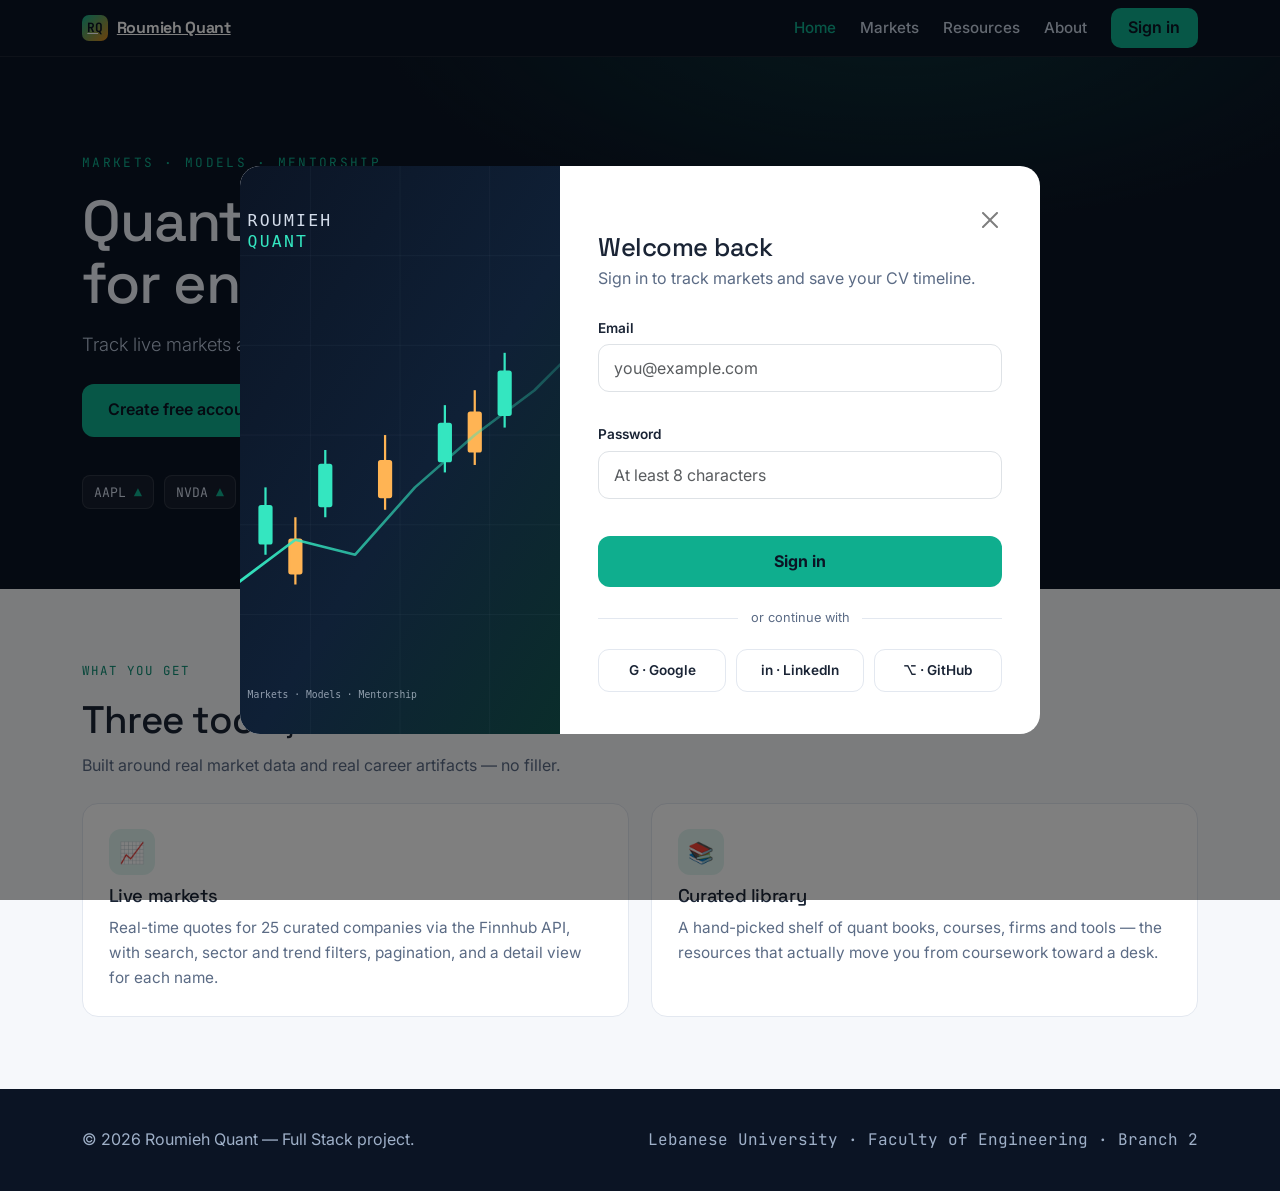
<file: index.html>
<!DOCTYPE html>
<html lang="en">
<head>
  <meta charset="UTF-8" />
  <meta name="viewport" content="width=device-width, initial-scale=1.0" />
  <title>Roumieh Quant — Markets, models & mentorship</title>
  <meta name="description" content="A learning platform for engineering students breaking into quantitative finance: live markets, curated resources, and a CV timeline tool." />

  <!-- Bootstrap 5 (required) -->
  <link href="https://cdn.jsdelivr.net/npm/bootstrap@5.3.3/dist/css/bootstrap.min.css" rel="stylesheet" />
  <!-- Fonts: display / body / data-mono -->
  <link rel="preconnect" href="https://fonts.googleapis.com" />
  <link href="https://fonts.googleapis.com/css2?family=Space+Grotesk:wght@500;600;700&family=Inter:wght@400;500;600&family=JetBrains+Mono:wght@400;600&display=swap" rel="stylesheet" />
  <!-- Hand-written CSS3 -->
  <link href="css/styles.css" rel="stylesheet" />
</head>

<body data-page="home">

  <!-- ===================== SHARED NAVBAR (sticky) ===================== -->
  <nav class="navbar navbar-expand-lg sticky-top">
    <div class="container">
      <a class="brand" href="index.html"><span class="brand__mark">RQ</span> Roumieh Quant</a>
      <button class="navbar-toggler" type="button" data-bs-toggle="collapse" data-bs-target="#nav"
              aria-controls="nav" aria-expanded="false" aria-label="Toggle navigation">
        <span class="navbar-toggler-icon" style="filter: invert(1);"></span>
      </button>
      <div class="collapse navbar-collapse" id="nav">
        <ul class="navbar-nav ms-auto align-items-lg-center gap-lg-2">
          <!-- NEW PAGE ADDED TO THE TOP OF THE NAV -->
          <li class="nav-item"><a class="nav-link" href="index.html">Home</a></li>
          <li class="nav-item"><a class="nav-link" href="markets.html">Markets</a></li>
          <li class="nav-item"><a class="nav-link" href="resources.html">Resources</a></li>
          <li class="nav-item"><a class="nav-link" href="about.html">About</a></li>
          <li class="nav-item ms-lg-2"><button class="btn-signin" data-open-auth>Sign in</button></li>
        </ul>
      </div>
    </div>
  </nav>

  <!-- ===================== HERO ===================== -->
  <header class="hero">
    <div class="container">
      <p class="eyebrow">Markets · Models · Mentorship</p>
      <h1>Quant finance, made <span class="accent">legible</span><br />for engineering students.</h1>
      <p class="lead">Track live markets and learn from a curated library.</p>
      <div class="d-flex flex-wrap gap-3 mt-4">
        <button class="btn-primary-quant" data-open-auth>Create free account</button>
        <a class="btn-ghost" href="markets.html">Explore markets</a>
      </div>
      <div class="ticker-tape">
        <span class="tape-chip">AAPL <span class="up">▲</span></span>
        <span class="tape-chip">NVDA <span class="up">▲</span></span>
        <span class="tape-chip">JPM <span class="down">▼</span></span>
        <span class="tape-chip">GS <span class="up">▲</span></span>
        <span class="tape-chip">XOM <span class="down">▼</span></span>
      </div>
    </div>
  </header>

  <!-- ===================== FEATURES ===================== -->
  <section class="section">
    <div class="container">
      <p class="section__eyebrow">What you get</p>
      <h2 class="section__title">Three tools, one workflow</h2>
      <p class="section__sub mb-4">Built around real market data and real career artifacts — no filler.</p>

      <div class="feature-grid">
        <article class="feature">
          <div class="feature__icon">📈</div>
          <h3>Live markets</h3>
          <p>Real-time quotes for 25 curated companies via the Finnhub API, with search,
             sector and trend filters, pagination, and a detail view for each name.</p>
        </article>
        <article class="feature">
          <div class="feature__icon">📚</div>
          <h3>Curated library</h3>
          <p>A hand-picked shelf of quant books, courses, firms and tools — the resources
             that actually move you from coursework toward a desk.</p>
        </article>
      </div>
    </div>
  </section>

  <!-- ===================== SHARED FOOTER ===================== -->
  <footer class="site-footer">
    <div class="container d-flex flex-wrap justify-content-between gap-3">
      <span>© <span id="year"></span> Roumieh Quant — Full Stack project.</span>
      <span class="mono">Lebanese University · Faculty of Engineering · Branch 2</span>
    </div>
  </footer>

  <!-- ===================== LOGIN CTA MODAL (40% image / 60% form) ===================== -->
  <div class="modal fade" id="authModal" tabindex="-1" aria-hidden="true" aria-labelledby="authTitle">
    <div class="modal-dialog modal-lg modal-dialog-centered">
      <div class="modal-content">
        <div class="auth-grid">
          <!-- 40% vertical image -->
          <div class="auth-grid__image" role="img" aria-label="Roumieh Quant"></div>
          <!-- 60% form -->
          <div class="auth-grid__form">
            <button type="button" class="btn-close ms-auto" data-bs-dismiss="modal" aria-label="Close"></button>
            <h2 id="authTitle">Welcome back</h2>
            <p class="sub">Sign in to track markets and save your CV timeline.</p>

            <form id="authForm" novalidate>
              <div class="auth-field">
                <label for="authEmail">Email</label>
                <input type="email" id="authEmail" class="form-control" placeholder="you@example.com" autocomplete="email" />
                <span class="invalid-feedback-msg" id="emailError"></span>
              </div>
              <div class="auth-field">
                <label for="authPassword">Password</label>
                <input type="password" id="authPassword" class="form-control" placeholder="At least 8 characters" autocomplete="current-password" />
                <span class="invalid-feedback-msg" id="passError"></span>
              </div>
              <button type="submit" class="auth-submit">Sign in</button>
            </form>

            <div class="auth-sep">or continue with</div>
            <div class="social-row">
              <button class="social-btn" data-provider="Google">G · Google</button>
              <button class="social-btn" data-provider="LinkedIn">in · LinkedIn</button>
              <button class="social-btn" data-provider="GitHub">⌥ · GitHub</button>
            </div>

            <div class="auth-feedback" id="authFeedback"></div>
          </div>
        </div>
      </div>
    </div>
  </div>

  <!-- ===================== SCRIPTS ===================== -->
  <script src="https://cdn.jsdelivr.net/npm/bootstrap@5.3.3/dist/js/bootstrap.bundle.min.js"></script>
  <script src="js/config.js"></script>
  <script src="js/api-service.js"></script>
  <script src="js/auth-modal.js"></script>
  <script src="js/markets.js"></script>
  <script src="js/resources.js"></script>
  <script src="js/main.js"></script>
</body>
</html>
</file>
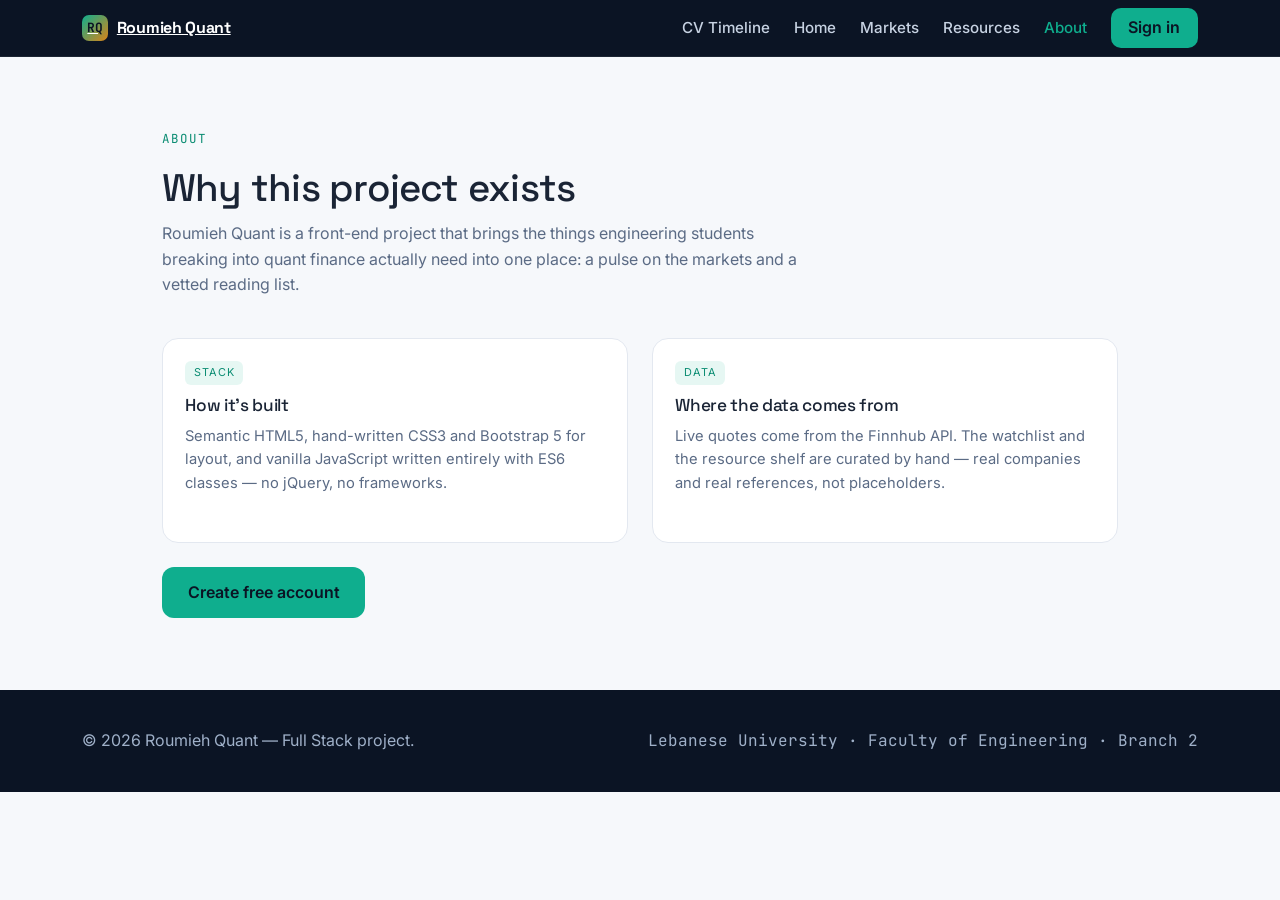
<file: about.html>
<!DOCTYPE html>
<html lang="en">
<head>
  <meta charset="UTF-8" />
  <meta name="viewport" content="width=device-width, initial-scale=1.0" />
  <title>About — Roumieh Quant</title>
  <meta name="description" content="About the Roumieh Quant project, its stack, and its data sources." />
  <link href="https://cdn.jsdelivr.net/npm/bootstrap@5.3.3/dist/css/bootstrap.min.css" rel="stylesheet" />
  <link rel="preconnect" href="https://fonts.googleapis.com" />
  <link href="https://fonts.googleapis.com/css2?family=Space+Grotesk:wght@500;600;700&family=Inter:wght@400;500;600&family=JetBrains+Mono:wght@400;600&display=swap" rel="stylesheet" />
  <link href="css/styles.css" rel="stylesheet" />
</head>
<body data-page="about">

  <nav class="navbar navbar-expand-lg sticky-top">
    <div class="container">
      <a class="brand" href="index.html"><span class="brand__mark">RQ</span> Roumieh Quant</a>
      <button class="navbar-toggler" type="button" data-bs-toggle="collapse" data-bs-target="#nav"
              aria-controls="nav" aria-expanded="false" aria-label="Toggle navigation">
        <span class="navbar-toggler-icon" style="filter: invert(1);"></span>
      </button>
      <div class="collapse navbar-collapse" id="nav">
        <ul class="navbar-nav ms-auto align-items-lg-center gap-lg-2">
          <li class="nav-item"><a class="nav-link" href="timeline.html">CV Timeline</a></li>
          <li class="nav-item"><a class="nav-link" href="index.html">Home</a></li>
          <li class="nav-item"><a class="nav-link" href="markets.html">Markets</a></li>
          <li class="nav-item"><a class="nav-link" href="resources.html">Resources</a></li>
          <li class="nav-item"><a class="nav-link" href="about.html">About</a></li>
          <li class="nav-item ms-lg-2"><button class="btn-signin" data-open-auth>Sign in</button></li>
        </ul>
      </div>
    </div>
  </nav>

  <main class="section">
    <div class="container container-narrow">
      <p class="section__eyebrow">About</p>
      <h1 class="section__title">Why this project exists</h1>
      <p class="section__sub">Roumieh Quant is a front-end project that brings the things engineering
        students breaking into quant finance actually need into one place: a pulse on the markets and a vetted
        reading list.</p>

      <div class="row g-4 mt-2">
        <div class="col-12 col-md-6">
          <div class="res-card h-100">
            <span class="res-card__tag">Stack</span>
            <h3 class="res-card__title">How it's built</h3>
            <p class="res-card__note">Semantic HTML5, hand-written CSS3 and Bootstrap 5 for layout,
              and vanilla JavaScript written entirely with ES6 classes — no jQuery, no frameworks.</p>
          </div>
        </div>
        <div class="col-12 col-md-6">
          <div class="res-card h-100">
            <span class="res-card__tag">Data</span>
            <h3 class="res-card__title">Where the data comes from</h3>
            <p class="res-card__note">Live quotes come from the Finnhub API. The watchlist and the
              resource shelf are curated by hand — real companies and real references, not placeholders.</p>
          </div>
        </div>
      </div>

      <div class="mt-4">
        <button class="btn-primary-quant" data-open-auth>Create free account</button>
      </div>
    </div>
  </main>

  <footer class="site-footer">
    <div class="container d-flex flex-wrap justify-content-between gap-3">
      <span>© <span id="year"></span> Roumieh Quant — Full Stack project.</span>
      <span class="mono">Lebanese University · Faculty of Engineering · Branch 2</span>
    </div>
  </footer>

  <div class="modal fade" id="authModal" tabindex="-1" aria-hidden="true" aria-labelledby="authTitle">
    <div class="modal-dialog modal-lg modal-dialog-centered">
      <div class="modal-content">
        <div class="auth-grid">
          <div class="auth-grid__image" role="img" aria-label="Roumieh Quant"></div>
          <div class="auth-grid__form">
            <button type="button" class="btn-close ms-auto" data-bs-dismiss="modal" aria-label="Close"></button>
            <h2 id="authTitle">Welcome back</h2>
            <p class="sub">Sign in to track markets and save your CV timeline.</p>
            <form id="authForm" novalidate>
              <div class="auth-field">
                <label for="authEmail">Email</label>
                <input type="email" id="authEmail" class="form-control" placeholder="you@example.com" autocomplete="email" />
                <span class="invalid-feedback-msg" id="emailError"></span>
              </div>
              <div class="auth-field">
                <label for="authPassword">Password</label>
                <input type="password" id="authPassword" class="form-control" placeholder="At least 8 characters" autocomplete="current-password" />
                <span class="invalid-feedback-msg" id="passError"></span>
              </div>
              <button type="submit" class="auth-submit">Sign in</button>
            </form>
            <div class="auth-sep">or continue with</div>
            <div class="social-row">
              <button class="social-btn" data-provider="Google">G · Google</button>
              <button class="social-btn" data-provider="LinkedIn">in · LinkedIn</button>
              <button class="social-btn" data-provider="GitHub">⌥ · GitHub</button>
            </div>
            <div class="auth-feedback" id="authFeedback"></div>
          </div>
        </div>
      </div>
    </div>
  </div>

  <script src="https://cdn.jsdelivr.net/npm/bootstrap@5.3.3/dist/js/bootstrap.bundle.min.js"></script>
  <script src="js/config.js"></script>
  <script src="js/api-service.js"></script>
  <script src="js/auth-modal.js"></script>
  <script src="js/markets.js"></script>
  <script src="js/resources.js"></script>
  <script src="js/main.js"></script>
</body>
</html>
</file>
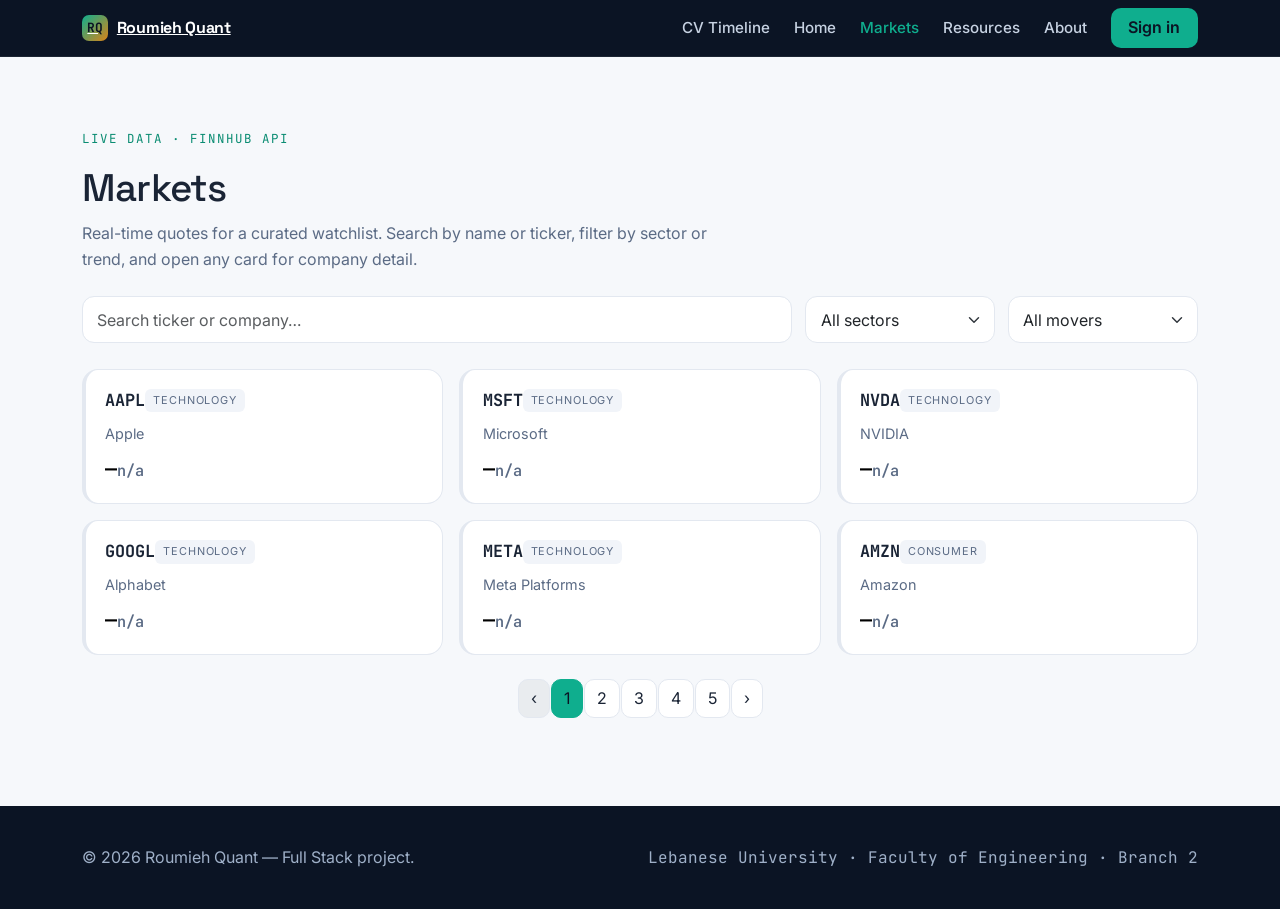
<file: markets.html>
<!DOCTYPE html>
<html lang="en">
<head>
  <meta charset="UTF-8" />
  <meta name="viewport" content="width=device-width, initial-scale=1.0" />
  <title>Markets — Roumieh Quant</title>
  <meta name="description" content="Live stock quotes with search, sector and trend filters, pagination, and per-company detail." />
  <link href="https://cdn.jsdelivr.net/npm/bootstrap@5.3.3/dist/css/bootstrap.min.css" rel="stylesheet" />
  <link rel="preconnect" href="https://fonts.googleapis.com" />
  <link href="https://fonts.googleapis.com/css2?family=Space+Grotesk:wght@500;600;700&family=Inter:wght@400;500;600&family=JetBrains+Mono:wght@400;600&display=swap" rel="stylesheet" />
  <link href="css/styles.css" rel="stylesheet" />
</head>
<body data-page="markets">

  <nav class="navbar navbar-expand-lg sticky-top">
    <div class="container">
      <a class="brand" href="index.html"><span class="brand__mark">RQ</span> Roumieh Quant</a>
      <button class="navbar-toggler" type="button" data-bs-toggle="collapse" data-bs-target="#nav"
              aria-controls="nav" aria-expanded="false" aria-label="Toggle navigation">
        <span class="navbar-toggler-icon" style="filter: invert(1);"></span>
      </button>
      <div class="collapse navbar-collapse" id="nav">
        <ul class="navbar-nav ms-auto align-items-lg-center gap-lg-2">
          <li class="nav-item"><a class="nav-link" href="timeline.html">CV Timeline</a></li>
          <li class="nav-item"><a class="nav-link" href="index.html">Home</a></li>
          <li class="nav-item"><a class="nav-link" href="markets.html">Markets</a></li>
          <li class="nav-item"><a class="nav-link" href="resources.html">Resources</a></li>
          <li class="nav-item"><a class="nav-link" href="about.html">About</a></li>
          <li class="nav-item ms-lg-2"><button class="btn-signin" data-open-auth>Sign in</button></li>
        </ul>
      </div>
    </div>
  </nav>

  <main class="section">
    <div class="container">
      <p class="section__eyebrow">Live data · Finnhub API</p>
      <h1 class="section__title">Markets</h1>
      <p class="section__sub mb-4">Real-time quotes for a curated watchlist. Search by name or ticker,
        filter by sector or trend, and open any card for company detail.</p>

      <!-- controls: search + filters -->
      <div class="controls">
        <div class="search-wrap">
          <input id="search" class="form-control" type="search" placeholder="Search ticker or company…" aria-label="Search" />
        </div>
        <select id="sectorFilter" class="form-select" aria-label="Filter by sector">
          <option value="all">All sectors</option>
        </select>
        <select id="trendFilter" class="form-select" aria-label="Filter by trend">
          <option value="all">All movers</option>
          <option value="gainers">Gainers ▲</option>
          <option value="losers">Losers ▼</option>
        </select>
      </div>

      <!-- loading / error / empty state target -->
      <div id="status" class="state"></div>

      <!-- results grid (Bootstrap row → responsive 1/2/3 columns) -->
      <div id="grid" class="row g-3"></div>

      <!-- pagination -->
      <nav class="mt-4 d-flex justify-content-center" aria-label="Pagination">
        <ul id="pager" class="pagination"></ul>
      </nav>
    </div>
  </main>

  <!-- DETAIL MODAL (custom UI requirement: modal for a detailed view of an item) -->
  <div class="modal fade" id="detailModal" tabindex="-1" aria-hidden="true" aria-labelledby="detailTitle">
    <div class="modal-dialog modal-dialog-centered">
      <div class="modal-content" style="border-radius:18px; border:0;">
        <div class="modal-header border-0">
          <h5 class="modal-title" id="detailTitle"></h5>
          <button type="button" class="btn-close" data-bs-dismiss="modal" aria-label="Close"></button>
        </div>
        <div class="modal-body" id="detailBody"></div>
      </div>
    </div>
  </div>

  <footer class="site-footer">
    <div class="container d-flex flex-wrap justify-content-between gap-3">
      <span>© <span id="year"></span> Roumieh Quant — Full Stack project.</span>
      <span class="mono">Lebanese University · Faculty of Engineering · Branch 2</span>
    </div>
  </footer>

  <!-- login modal (shared) -->
  <div class="modal fade" id="authModal" tabindex="-1" aria-hidden="true" aria-labelledby="authTitle">
    <div class="modal-dialog modal-lg modal-dialog-centered">
      <div class="modal-content">
        <div class="auth-grid">
          <div class="auth-grid__image" role="img" aria-label="Roumieh Quant"></div>
          <div class="auth-grid__form">
            <button type="button" class="btn-close ms-auto" data-bs-dismiss="modal" aria-label="Close"></button>
            <h2 id="authTitle">Welcome back</h2>
            <p class="sub">Sign in to track markets and save your CV timeline.</p>
            <form id="authForm" novalidate>
              <div class="auth-field">
                <label for="authEmail">Email</label>
                <input type="email" id="authEmail" class="form-control" placeholder="you@example.com" autocomplete="email" />
                <span class="invalid-feedback-msg" id="emailError"></span>
              </div>
              <div class="auth-field">
                <label for="authPassword">Password</label>
                <input type="password" id="authPassword" class="form-control" placeholder="At least 8 characters" autocomplete="current-password" />
                <span class="invalid-feedback-msg" id="passError"></span>
              </div>
              <button type="submit" class="auth-submit">Sign in</button>
            </form>
            <div class="auth-sep">or continue with</div>
            <div class="social-row">
              <button class="social-btn" data-provider="Google">G · Google</button>
              <button class="social-btn" data-provider="LinkedIn">in · LinkedIn</button>
              <button class="social-btn" data-provider="GitHub">⌥ · GitHub</button>
            </div>
            <div class="auth-feedback" id="authFeedback"></div>
          </div>
        </div>
      </div>
    </div>
  </div>

  <script src="https://cdn.jsdelivr.net/npm/bootstrap@5.3.3/dist/js/bootstrap.bundle.min.js"></script>
  <script src="js/config.js"></script>
  <script src="js/api-service.js"></script>
  <script src="js/auth-modal.js"></script>
  <script src="js/markets.js"></script>
  <script src="js/resources.js"></script>
  <script src="js/main.js"></script>
</body>
</html>
</file>
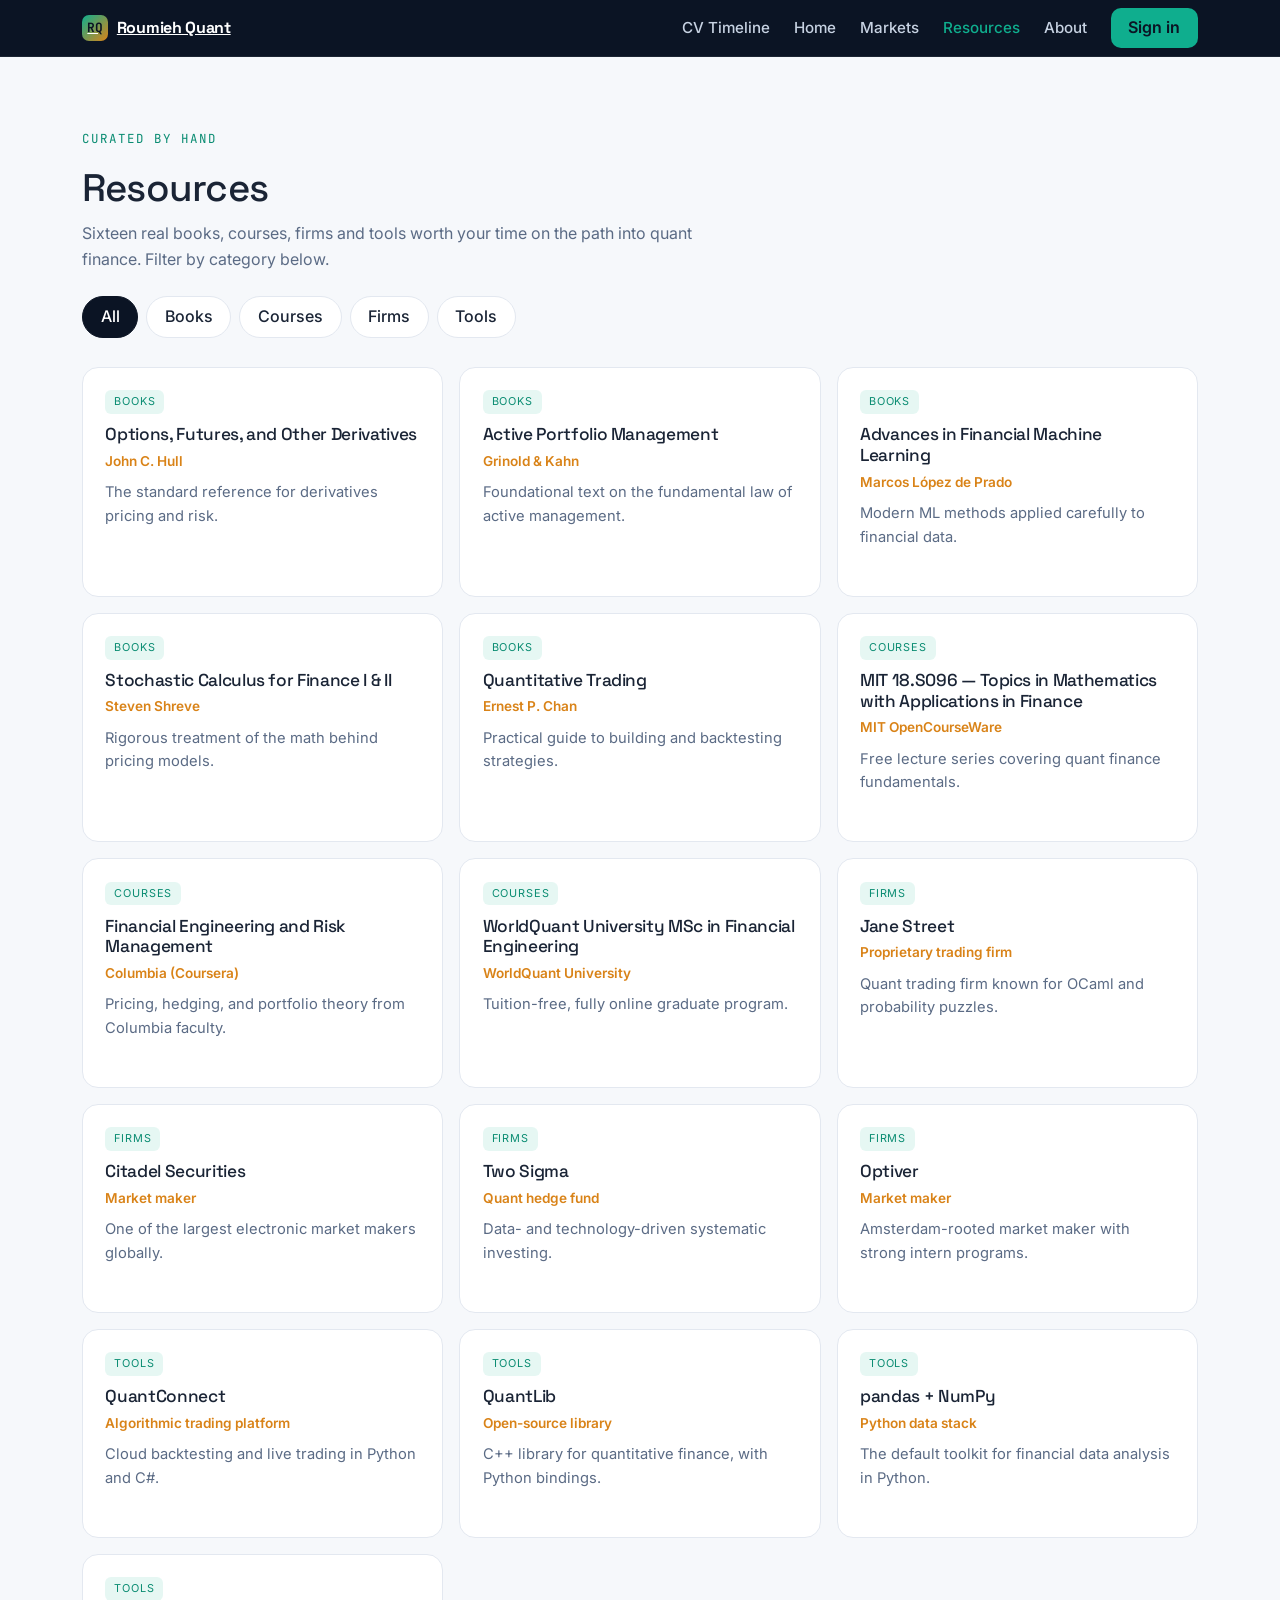
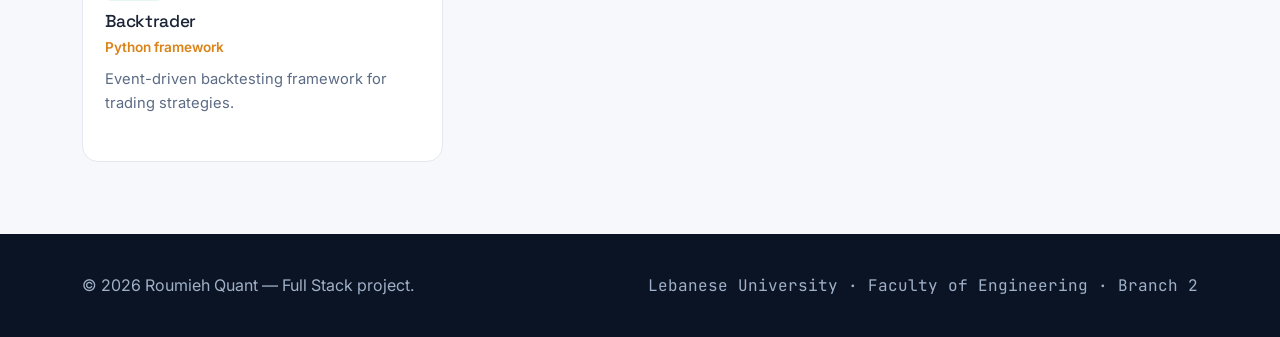
<file: resources.html>
<!DOCTYPE html>
<html lang="en">
<head>
  <meta charset="UTF-8" />
  <meta name="viewport" content="width=device-width, initial-scale=1.0" />
  <title>Resources — Roumieh Quant</title>
  <meta name="description" content="A curated shelf of quant finance books, courses, firms and tools." />
  <link href="https://cdn.jsdelivr.net/npm/bootstrap@5.3.3/dist/css/bootstrap.min.css" rel="stylesheet" />
  <link rel="preconnect" href="https://fonts.googleapis.com" />
  <link href="https://fonts.googleapis.com/css2?family=Space+Grotesk:wght@500;600;700&family=Inter:wght@400;500;600&family=JetBrains+Mono:wght@400;600&display=swap" rel="stylesheet" />
  <link href="css/styles.css" rel="stylesheet" />
</head>
<body data-page="resources">

  <nav class="navbar navbar-expand-lg sticky-top">
    <div class="container">
      <a class="brand" href="index.html"><span class="brand__mark">RQ</span> Roumieh Quant</a>
      <button class="navbar-toggler" type="button" data-bs-toggle="collapse" data-bs-target="#nav"
              aria-controls="nav" aria-expanded="false" aria-label="Toggle navigation">
        <span class="navbar-toggler-icon" style="filter: invert(1);"></span>
      </button>
      <div class="collapse navbar-collapse" id="nav">
        <ul class="navbar-nav ms-auto align-items-lg-center gap-lg-2">
          <li class="nav-item"><a class="nav-link" href="timeline.html">CV Timeline</a></li>
          <li class="nav-item"><a class="nav-link" href="index.html">Home</a></li>
          <li class="nav-item"><a class="nav-link" href="markets.html">Markets</a></li>
          <li class="nav-item"><a class="nav-link" href="resources.html">Resources</a></li>
          <li class="nav-item"><a class="nav-link" href="about.html">About</a></li>
          <li class="nav-item ms-lg-2"><button class="btn-signin" data-open-auth>Sign in</button></li>
        </ul>
      </div>
    </div>
  </nav>

  <main class="section">
    <div class="container">
      <p class="section__eyebrow">Curated by hand</p>
      <h1 class="section__title">Resources</h1>
      <p class="section__sub mb-4">Sixteen real books, courses, firms and tools worth your time on the
        path into quant finance. Filter by category below.</p>

      <div id="resTabs" class="res-tabs"></div>
      <div id="resGrid" class="row g-3"></div>
    </div>
  </main>

  <footer class="site-footer">
    <div class="container d-flex flex-wrap justify-content-between gap-3">
      <span>© <span id="year"></span> Roumieh Quant — Full Stack project.</span>
      <span class="mono">Lebanese University · Faculty of Engineering · Branch 2</span>
    </div>
  </footer>

  <div class="modal fade" id="authModal" tabindex="-1" aria-hidden="true" aria-labelledby="authTitle">
    <div class="modal-dialog modal-lg modal-dialog-centered">
      <div class="modal-content">
        <div class="auth-grid">
          <div class="auth-grid__image" role="img" aria-label="Roumieh Quant"></div>
          <div class="auth-grid__form">
            <button type="button" class="btn-close ms-auto" data-bs-dismiss="modal" aria-label="Close"></button>
            <h2 id="authTitle">Welcome back</h2>
            <p class="sub">Sign in to track markets and save your CV timeline.</p>
            <form id="authForm" novalidate>
              <div class="auth-field">
                <label for="authEmail">Email</label>
                <input type="email" id="authEmail" class="form-control" placeholder="you@example.com" autocomplete="email" />
                <span class="invalid-feedback-msg" id="emailError"></span>
              </div>
              <div class="auth-field">
                <label for="authPassword">Password</label>
                <input type="password" id="authPassword" class="form-control" placeholder="At least 8 characters" autocomplete="current-password" />
                <span class="invalid-feedback-msg" id="passError"></span>
              </div>
              <button type="submit" class="auth-submit">Sign in</button>
            </form>
            <div class="auth-sep">or continue with</div>
            <div class="social-row">
              <button class="social-btn" data-provider="Google">G · Google</button>
              <button class="social-btn" data-provider="LinkedIn">in · LinkedIn</button>
              <button class="social-btn" data-provider="GitHub">⌥ · GitHub</button>
            </div>
            <div class="auth-feedback" id="authFeedback"></div>
          </div>
        </div>
      </div>
    </div>
  </div>

  <script src="https://cdn.jsdelivr.net/npm/bootstrap@5.3.3/dist/js/bootstrap.bundle.min.js"></script>
  <script src="js/config.js"></script>
  <script src="js/api-service.js"></script>
  <script src="js/auth-modal.js"></script>
  <script src="js/markets.js"></script>
  <script src="js/resources.js"></script>
  <script src="js/main.js"></script>
</body>
</html>
</file>
<file: css/styles.css>
/* ============================================================================
   styles.css  —  hand-written CSS3 layered over Bootstrap 5.
   Theme: a quant "trading terminal" identity — deep ink-navy, mint signal,
   amber highlight, and a monospace data face for all numbers/tickers.
   ========================================================================== */

:root {
  --ink:      #0b1424;   /* near-black navy background        */
  --ink-2:    #11203a;   /* raised surface                    */
  --panel:    #ffffff;
  --line:     #e3e8f0;
  --text:     #1a2435;
  --muted:    #5b6b85;
  --mint:     #0fae8e;   /* primary accent (gains, brand)     */
  --mint-d:   #0a8c72;
  --amber:    #d98318;   /* secondary highlight               */
  --red:      #d6453f;   /* losses                            */
  --radius:   16px;
  --shadow:   0 18px 40px -24px rgba(11, 20, 36, .45);

  --font-display: "Space Grotesk", system-ui, sans-serif;
  --font-body:    "Inter", system-ui, sans-serif;
  --font-mono:    "JetBrains Mono", ui-monospace, monospace;
}

* { box-sizing: border-box; }

body {
  margin: 0;
  font-family: var(--font-body);
  color: var(--text);
  background: #f6f8fb;
  line-height: 1.6;
}

h1, h2, h3, .display { font-family: var(--font-display); letter-spacing: -.02em; }
.mono, .ticker, .price, .change, .axis-year { font-family: var(--font-mono); }

a { color: var(--mint-d); }
.container-narrow { max-width: 980px; }

/* ---- NAVBAR (shared, sticky) ------------------------------------------- */
.navbar {
  background: var(--ink);
  border-bottom: 1px solid rgba(255,255,255,.07);
}
.navbar .brand {
  font-family: var(--font-display);
  font-weight: 700;
  color: #fff;
  letter-spacing: -.02em;
  display: flex; align-items: center; gap: .55rem;
}
.brand__mark {
  width: 26px; height: 26px; border-radius: 7px;
  background: linear-gradient(135deg, var(--mint), var(--amber));
  display: inline-flex; align-items: center; justify-content: center;
  font-family: var(--font-mono); font-size: .8rem; color: var(--ink); font-weight: 700;
}
.navbar .nav-link { color: #c7d2e2; font-weight: 500; font-size: .95rem; }
.navbar .nav-link:hover { color: #fff; }
.navbar .nav-link.active { color: var(--mint); }
.btn-signin {
  background: var(--mint); color: var(--ink); border: 0;
  font-weight: 600; border-radius: 10px; padding: .45rem 1.1rem;
}
.btn-signin:hover { background: #fff; }

/* ---- BUTTONS ----------------------------------------------------------- */
.btn-primary-quant {
  background: var(--mint); border: 0; color: var(--ink);
  font-weight: 600; border-radius: 12px; padding: .8rem 1.6rem;
}
.btn-primary-quant:hover { background: var(--mint-d); color: #fff; }
.btn-ghost {
  background: transparent; border: 1px solid var(--line);
  color: var(--text); border-radius: 12px; padding: .8rem 1.6rem; font-weight: 600;
}

/* ---- HERO -------------------------------------------------------------- */
.hero {
  background: radial-gradient(900px 380px at 70% -10%, rgba(15,174,142,.18), transparent 60%), var(--ink);
  color: #eef3fb;
  padding: 6rem 0 5rem;
}
.hero .eyebrow {
  font-family: var(--font-mono); font-size: .8rem; letter-spacing: .18em;
  text-transform: uppercase; color: var(--mint);
}
.hero h1 { font-size: clamp(2.4rem, 5vw, 3.6rem); margin: .6rem 0 1rem; line-height: 1.08; }
.hero h1 .accent { color: var(--mint); }
.hero p.lead { color: #b7c4d8; max-width: 620px; font-size: 1.15rem; }
.hero .ticker-tape {
  margin-top: 2.4rem; display: flex; flex-wrap: wrap; gap: .6rem;
}
.tape-chip {
  font-family: var(--font-mono); font-size: .82rem;
  background: rgba(255,255,255,.05); border: 1px solid rgba(255,255,255,.1);
  color: #d4dded; padding: .35rem .7rem; border-radius: 8px;
}
.tape-chip .up { color: var(--mint); }
.tape-chip .down { color: #ff7a72; }

/* ---- SECTION SCAFFOLD -------------------------------------------------- */
.section { padding: 4.5rem 0; }
.section__eyebrow {
  font-family: var(--font-mono); font-size: .78rem; letter-spacing: .16em;
  text-transform: uppercase; color: var(--mint-d);
}
.section__title { font-size: clamp(1.8rem, 3.5vw, 2.4rem); margin: .4rem 0 .6rem; }
.section__sub { color: var(--muted); max-width: 640px; }

/* ---- FEATURE CARDS (Flexbox) ------------------------------------------ */
.feature-grid { display: flex; flex-wrap: wrap; gap: 1.4rem; }
.feature {
  flex: 1 1 280px;
  background: var(--panel); border: 1px solid var(--line);
  border-radius: var(--radius); padding: 1.6rem;
  display: flex; flex-direction: column; gap: .6rem;
  transition: transform .18s ease, box-shadow .18s ease;
}
.feature:hover { transform: translateY(-4px); box-shadow: var(--shadow); }
.feature__icon {
  width: 46px; height: 46px; border-radius: 12px;
  background: rgba(15,174,142,.12); color: var(--mint-d);
  display: flex; align-items: center; justify-content: center; font-size: 1.3rem;
}
.feature h3 { font-size: 1.15rem; margin: 0; }
.feature p { color: var(--muted); margin: 0; font-size: .96rem; }

/* ---- MARKETS: controls ------------------------------------------------- */
.controls { display: flex; flex-wrap: wrap; gap: .8rem; margin-bottom: 1.6rem; }
.controls .form-control, .controls .form-select {
  border-radius: 12px; border: 1px solid var(--line); padding: .65rem .9rem;
}
.controls .search-wrap { flex: 1 1 240px; }
.controls .form-select { flex: 0 1 190px; }

/* ---- MARKETS: stock cards (grid + hover) ------------------------------- */
.stock-card {
  width: 100%; text-align: left; cursor: pointer;
  background: var(--panel); border: 1px solid var(--line);
  border-left: 4px solid var(--line);
  border-radius: var(--radius); padding: 1.1rem 1.2rem;
  display: flex; flex-direction: column; gap: .5rem;
  transition: transform .16s ease, box-shadow .16s ease, border-color .16s ease;
}
.stock-card:hover { transform: translateY(-3px); box-shadow: var(--shadow); }
.stock-card.up   { border-left-color: var(--mint); }
.stock-card.down { border-left-color: var(--red); }
.stock-card__top { display: flex; justify-content: space-between; align-items: center; }
.stock-card .ticker { font-weight: 700; font-size: 1.05rem; color: var(--text); }
.stock-card .sector {
  font-size: .68rem; text-transform: uppercase; letter-spacing: .08em;
  color: var(--muted); background: #f1f4f9; padding: .2rem .5rem; border-radius: 6px;
  font-family: var(--font-body);
}
.stock-card__name { margin: 0; color: var(--muted); font-size: .9rem; }
.stock-card__bottom { display: flex; justify-content: space-between; align-items: baseline; }
.stock-card .price { font-size: 1.25rem; font-weight: 600; }
.stock-card .change { font-weight: 600; font-size: .95rem; }
.change.up { color: var(--mint-d); } .change.down { color: var(--red); } .change.flat { color: var(--muted); }

/* pagination */
.pagination .page-link {
  color: var(--text); border-radius: 10px !important; margin: 0 2px; border: 1px solid var(--line);
}
.pagination .active .page-link { background: var(--mint); border-color: var(--mint); color: var(--ink); }

/* ---- STATES (loading / error / empty) --------------------------------- */
.state {
  text-align: center; padding: 3.5rem 1rem; color: var(--muted);
  background: var(--panel); border: 1px dashed var(--line); border-radius: var(--radius);
}
.state__title { color: var(--text); font-size: 1.2rem; margin: .4rem 0; }
.state__msg { margin: 0; }
.spinner {
  width: 38px; height: 38px; margin: 0 auto;
  border: 4px solid rgba(15,174,142,.2); border-top-color: var(--mint);
  border-radius: 50%; animation: spin .8s linear infinite;
}
@keyframes spin { to { transform: rotate(360deg); } }

/* ---- DETAIL MODAL table ------------------------------------------------ */
.detail-table { width: 100%; border-collapse: collapse; }
.detail-table th, .detail-table td { padding: .6rem .25rem; border-bottom: 1px solid var(--line); text-align: left; }
.detail-table th { color: var(--muted); font-weight: 500; width: 45%; }
.detail-table td { font-family: var(--font-mono); }
.detail-link { display: inline-block; margin-top: 1rem; font-weight: 600; }

/* ---- RESOURCES --------------------------------------------------------- */
.res-tabs { display: flex; flex-wrap: wrap; gap: .5rem; margin-bottom: 1.8rem; }
.res-tab {
  border: 1px solid var(--line); background: var(--panel); color: var(--text);
  border-radius: 999px; padding: .45rem 1.1rem; font-weight: 500; cursor: pointer;
  transition: all .15s ease;
}
.res-tab:hover { border-color: var(--mint); }
.res-tab.active { background: var(--ink); color: #fff; border-color: var(--ink); }
.res-card {
  height: 100%; background: var(--panel); border: 1px solid var(--line);
  border-radius: var(--radius); padding: 1.4rem; margin-bottom: 1.5rem;
  display: flex; flex-direction: column; gap: .35rem;
  transition: transform .16s ease, box-shadow .16s ease;
}
.res-card:hover { transform: translateY(-3px); box-shadow: var(--shadow); }
.res-card__tag {
  align-self: flex-start; font-size: .68rem; text-transform: uppercase; letter-spacing: .08em;
  color: var(--mint-d); background: rgba(15,174,142,.1); padding: .2rem .55rem; border-radius: 6px;
}
.res-card__title { font-size: 1.08rem; margin: .3rem 0 0; }
.res-card__by { color: var(--amber); font-weight: 600; font-size: .85rem; margin: 0; }
.res-card__note { color: var(--muted); font-size: .92rem; margin: .2rem 0 0; }

/* ============================================================================
   LOGIN MODAL  —  40% vertical image  +  60% form
   ========================================================================== */
#authModal .modal-content { border: 0; border-radius: 20px; overflow: hidden; }
.auth-grid { display: flex; min-height: 520px; }
.auth-grid__image {
  flex: 0 0 40%;                                   /* <-- 40% image panel */
  background: url("../assets/login-bg.svg") center / cover no-repeat;
}
.auth-grid__form {
  flex: 0 0 60%;                                   /* <-- 60% form panel  */
  padding: 2.6rem 2.4rem; display: flex; flex-direction: column; justify-content: center;
}
.auth-grid__form h2 { font-size: 1.6rem; margin-bottom: .25rem; }
.auth-grid__form .sub { color: var(--muted); margin-bottom: 1.6rem; }
.auth-field { margin-bottom: 1rem; }
.auth-field label { font-size: .85rem; font-weight: 600; margin-bottom: .3rem; display: block; }
.auth-field .form-control { border-radius: 11px; padding: .7rem .9rem; }
.auth-field .invalid-feedback-msg { color: var(--red); font-size: .8rem; min-height: 1rem; display: block; }
.auth-submit {
  width: 100%; background: var(--mint); border: 0; color: var(--ink);
  font-weight: 700; border-radius: 12px; padding: .8rem; margin-top: .3rem;
}
.auth-submit:hover { background: var(--mint-d); color: #fff; }
.auth-sep { display: flex; align-items: center; gap: .8rem; color: var(--muted); margin: 1.3rem 0; font-size: .8rem; }
.auth-sep::before, .auth-sep::after { content: ""; flex: 1; height: 1px; background: var(--line); }
.social-row { display: flex; gap: .6rem; }
.social-btn {
  flex: 1; display: flex; align-items: center; justify-content: center; gap: .4rem;
  border: 1px solid var(--line); background: #fff; border-radius: 11px;
  padding: .6rem; font-weight: 600; font-size: .85rem; cursor: pointer; color: var(--text);
  transition: border-color .15s ease, background .15s ease;
}
.social-btn:hover { border-color: var(--mint); background: #f7fbfa; }
.auth-feedback { display: none; margin-top: 1rem; padding: .65rem .8rem; border-radius: 10px; font-size: .88rem; }
.auth-feedback.show { display: block; }
.auth-feedback.ok   { background: rgba(15,174,142,.12); color: var(--mint-d); }
.auth-feedback.info { background: rgba(217,131,24,.12); color: var(--amber); }

/* ============================================================================
   CV TIMELINE PAGE  (the "parcoursimple" page, rebuilt in vanilla CSS)
   ========================================================================== */
.tl-hero { text-align: center; max-width: 760px; margin: 0 auto; }
.tl-board {
  background: var(--panel); border: 1px solid var(--line);
  border-radius: 22px; box-shadow: var(--shadow); padding: 1.6rem;
}
.tl-cols { display: flex; gap: 1rem; }
.tl-axis { display: flex; flex-direction: column; justify-content: space-between; padding: 2rem 0; }
.tl-axis .axis-year { color: var(--muted); font-size: .72rem; }
.tl-track { flex: 1; position: relative; }
.tl-track h4 {
  text-align: center; font-size: .7rem; letter-spacing: .12em; text-transform: uppercase;
  color: var(--muted); margin-bottom: 1rem;
}
.tl-lane { position: relative; height: 420px; border-radius: 14px; background: #f7f9fc; }
.tl-item {
  position: absolute; left: 6%; width: 88%;
  border-radius: 12px; padding: .55rem .7rem; font-size: .8rem; line-height: 1.25;
}
.tl-item strong { display: block; font-size: .82rem; }
.tl-item span { font-size: .72rem; opacity: .8; }
.tl-edu   { background: rgba(15,174,142,.12); border: 1px solid rgba(15,174,142,.4); color: var(--mint-d); }
.tl-edu2  { background: rgba(217,131,24,.12); border: 1px solid rgba(217,131,24,.4); color: var(--amber); }
.tl-exp   { background: rgba(11,20,36,.06); border: 1px solid rgba(11,20,36,.18); color: var(--text); }
.tl-gap   { background: repeating-linear-gradient(45deg,#eef1f6,#eef1f6 8px,#e6eaf1 8px,#e6eaf1 16px);
            border: 1px dashed #c3ccdb; color: var(--muted); font-style: italic;
            display: flex; align-items: center; justify-content: center; text-align: center; }
.tl-split { display: flex; gap: .4rem; }
.tl-split > div { flex: 1; }

/* ---- FOOTER ------------------------------------------------------------ */
.site-footer { background: var(--ink); color: #9fb0c8; padding: 2.4rem 0; }
.site-footer a { color: #cdd8e8; }

/* ---- RESPONSIVE -------------------------------------------------------- */
@media (max-width: 768px) {
  .auth-grid { flex-direction: column; }
  .auth-grid__image { flex-basis: 130px; }   /* image becomes a top banner */
  .auth-grid__form  { flex-basis: auto; padding: 1.8rem 1.5rem; }
  .tl-axis { display: none; }                 /* hide year rail on phones   */
  .hero { padding: 4rem 0 3rem; }
}

/* accessibility: respect reduced-motion */
@media (prefers-reduced-motion: reduce) {
  * { animation: none !important; transition: none !important; }
}
</file>
